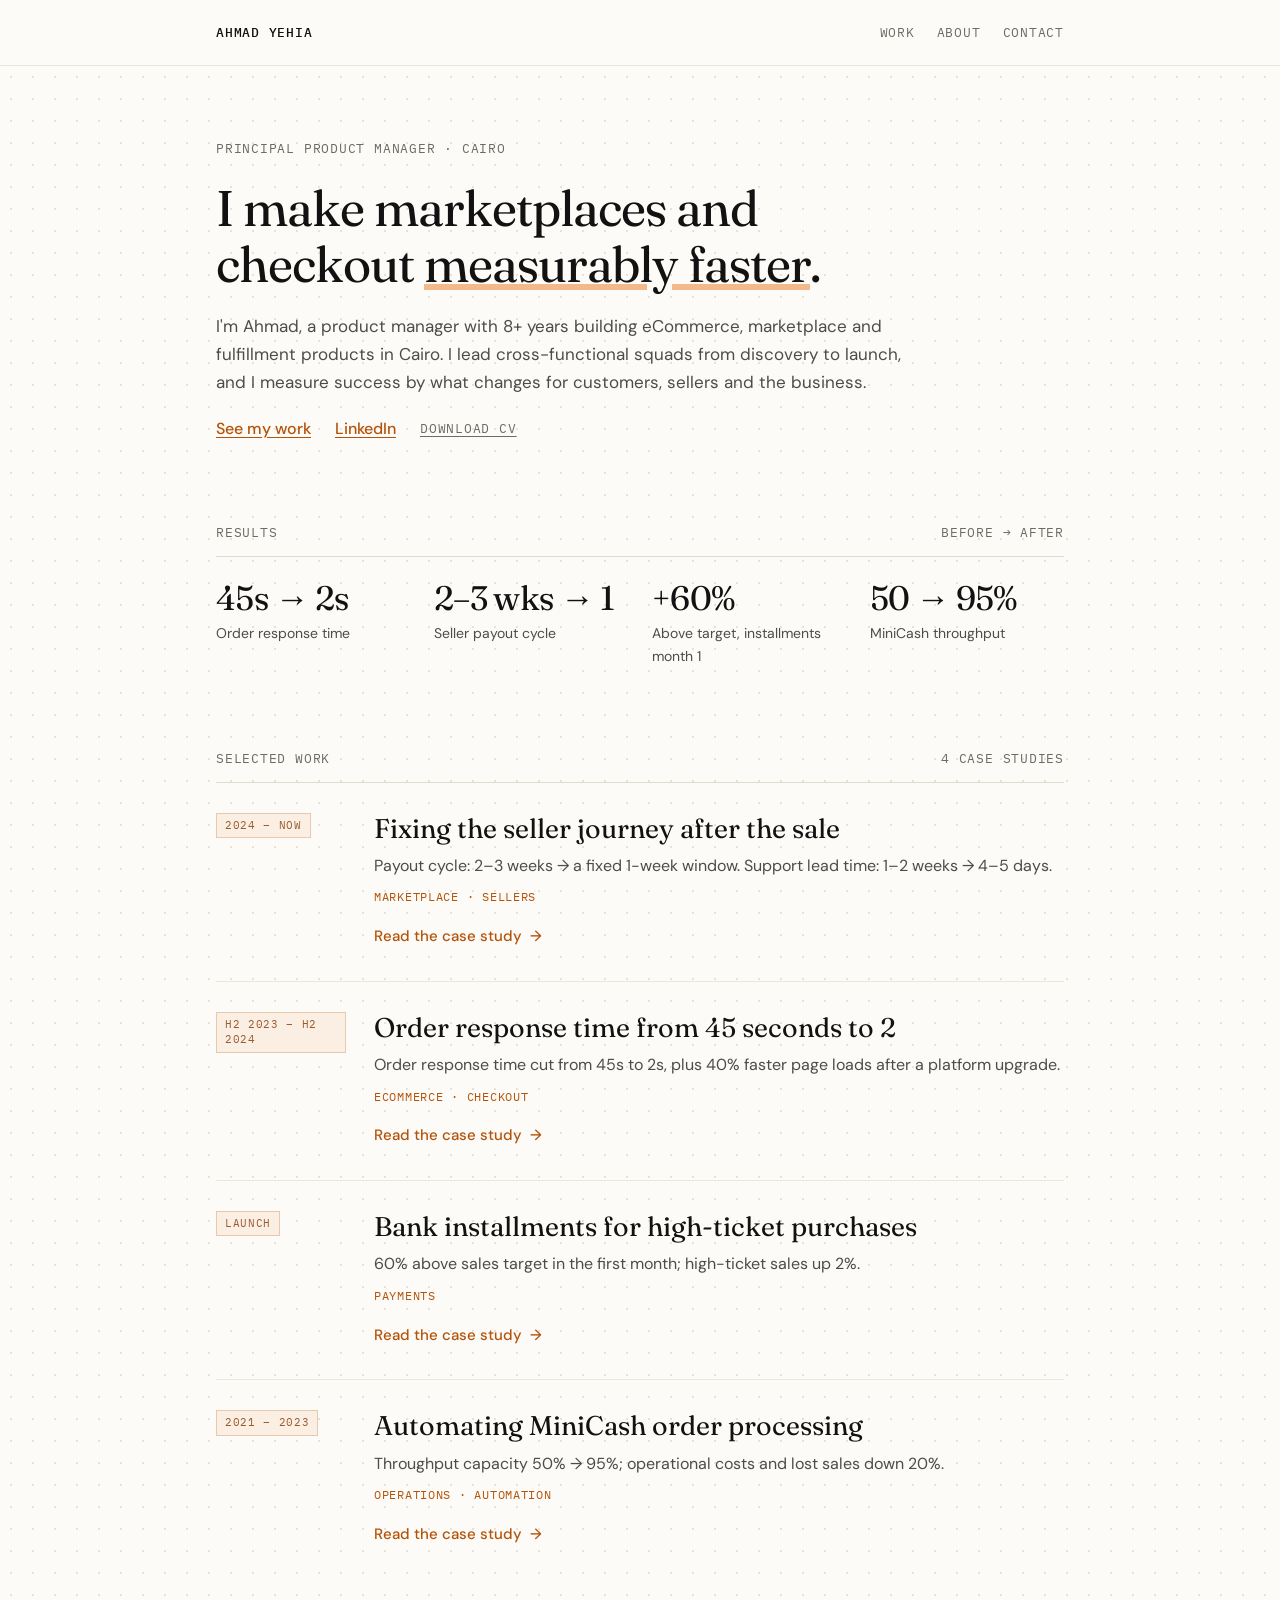
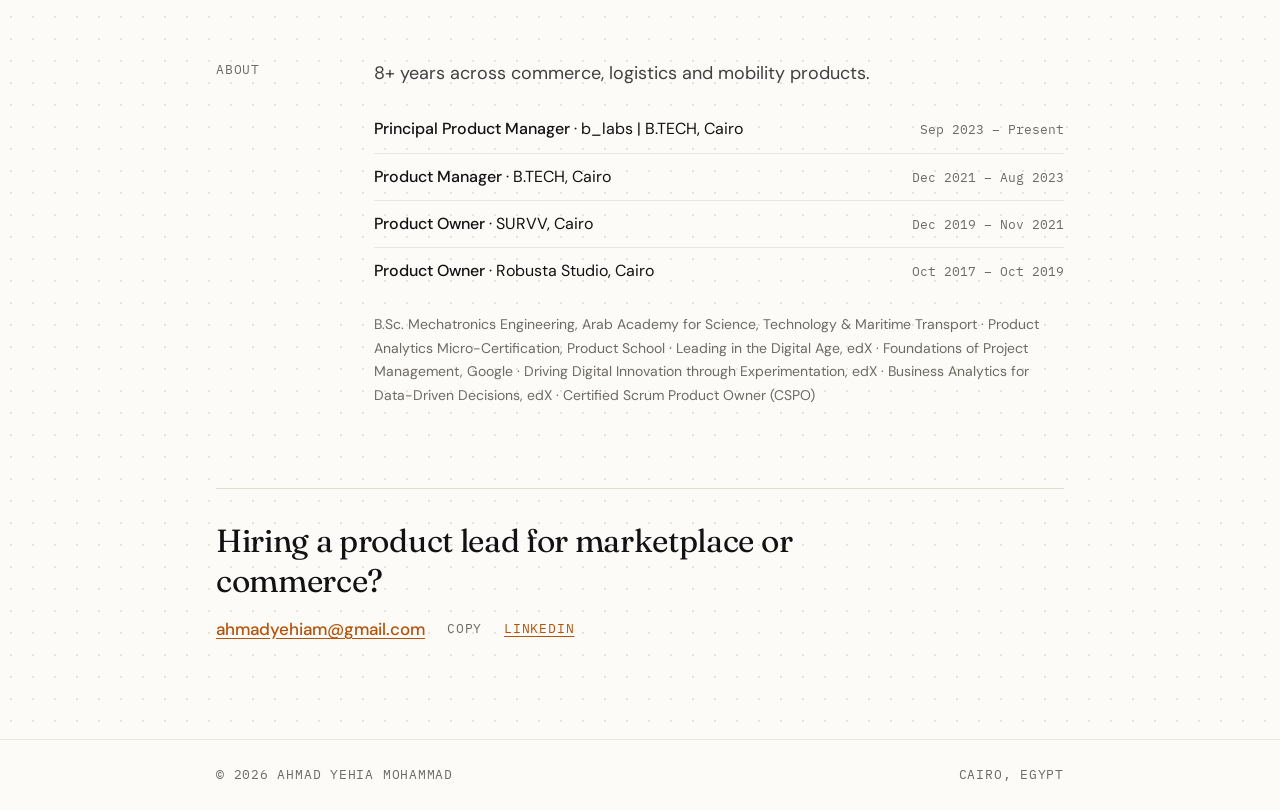
<file: index.html>
<!doctype html>
<html lang="en">
<head>
<meta charset="utf-8">
<meta name="viewport" content="width=device-width, initial-scale=1, viewport-fit=cover">
<title>Ahmad Yehia — Product Manager</title>
<meta name="description" content="Ahmad Yehia, Principal Product Manager in Cairo. Marketplace, eCommerce and fulfillment products.">
<meta property="og:title" content="Ahmad Yehia — Product Manager">
<meta property="og:description" content="Principal Product Manager. Marketplace, eCommerce and fulfillment products.">
<meta name="theme-color" content="#FCFBF8">
<link rel="preconnect" href="https://fonts.googleapis.com">
<link rel="preconnect" href="https://fonts.gstatic.com" crossorigin>
<link rel="stylesheet" href="https://fonts.googleapis.com/css2?family=Fraunces:ital,opsz,wght@0,9..144,400;0,9..144,500;1,9..144,400&family=DM+Sans:wght@400;500&family=IBM+Plex+Mono:wght@400;500&display=swap">
<link rel="stylesheet" href="assets/site.css">
</head>
<body>
<div id="preview-bar" class="preview-bar" hidden>Preview of your unpublished draft. Visits here are not counted. Yellow notes only show in preview.</div>
<div id="app"><p class="load-msg">Loading portfolio…</p></div>
<noscript><p class="wrap load-msg">This portfolio needs JavaScript. Contact: ahmadyehiam@gmail.com</p></noscript>

<script>
(function () {
  "use strict";
  var params = new URLSearchParams(location.search);
  var PREVIEW = params.get("preview") === "1";
  var REF = (params.get("r") || "").replace(/[^a-z0-9-]/gi, "").slice(0, 32);

  // Used until these fields are saved from the back-office
  var DEFAULTS = {
    tagline: "I make marketplaces and checkout **measurably faster**.",
    stats: [
      { value: "45s → 2s", label: "Order response time" },
      { value: "2–3 wks → 1", label: "Seller payout cycle" },
      { value: "+60%", label: "Above target, installments month 1" },
      { value: "50 → 95%", label: "MiniCash throughput" }
    ]
  };

  function esc(s) {
    return String(s == null ? "" : s).replace(/[&<>"']/g, function (c) {
      return { "&": "&amp;", "<": "&lt;", ">": "&gt;", '"': "&quot;", "'": "&#39;" }[c];
    });
  }
  // **text** = underlined highlight, ~~text~~ = struck-through, _text_ = italic
  function rich(s) {
    return esc(s)
      .replace(/~~(.+?)~~/g, '<span class="strike">$1</span>')
      .replace(/\*\*(.+?)\*\*/g, '<span class="hl">$1</span>')
      .replace(/(^|\s)_(.+?)_(?=[\s.,!?]|$)/g, "$1<em>$2</em>");
  }
  function safeUrl(u) { u = String(u || ""); return /^(https?:|mailto:|assets\/|\.\/|\/)/i.test(u) ? u : "#"; }

  // ---------- analytics (GoatCounter) ----------
  var queue = [];
  function track(path, title) { if (PREVIEW) return; queue.push({ path: path, title: title || path, event: true }); flush(); }
  function flush() {
    var gc = window.goatcounter;
    if (!gc || typeof gc.count !== "function") return;
    while (queue.length) { try { gc.count(queue.shift()); } catch (e) {} }
  }
  function loadAnalytics(code) {
    if (PREVIEW || !code) return;
    code = String(code).replace(/[^a-z0-9-]/gi, "");
    window.goatcounter = { path: function () { return location.pathname || "/"; } };
    var s = document.createElement("script");
    s.async = true; s.src = "https://gc.zgo.at/count.js";
    s.setAttribute("data-goatcounter", "https://" + code + ".goatcounter.com/count");
    s.onload = function () { var n = 0; (function wait() { if (window.goatcounter && window.goatcounter.count) flush(); else if (n++ < 40) setTimeout(wait, 250); })(); };
    document.head.appendChild(s);
    if (REF) track("ref/" + REF, "Visit from tracked link " + REF);
  }

  function render(c) {
    var p = c.profile || {}, st = c.settings || {};
    var stats = c.stats || DEFAULTS.stats;
    var tagline = p.tagline || DEFAULTS.tagline;
    document.title = st.siteTitle || p.name || "Portfolio";
    var md = document.querySelector('meta[name="description"]');
    if (md && st.metaDescription) md.setAttribute("content", st.metaDescription);

    var title = [(p.roles || [])[0] || "Principal Product Manager", (p.location || "").split(",")[0]].filter(Boolean).join(" · ");
    var cv = st.cvUrl ? '<a class="mono" href="' + esc(safeUrl(st.cvUrl)) + '" target="_blank" rel="noopener" data-track="cv-download">Download CV</a>' : "";

    var statHtml = stats.map(function (s) { return '<div class="stat"><b>' + esc(s.value) + "</b><span>" + esc(s.label) + "</span></div>"; }).join("");

    var cases = (c.cases || []).map(function (k) {
      var secs = (k.sections || []).map(function (s) { return "<div><dt>" + esc(s.label) + "</dt><dd>" + esc(s.text) + "</dd></div>"; }).join("");
      var imgs = (k.images || []).length ? '<div class="shots">' + k.images.map(function (im) {
        return '<figure><img src="' + esc(safeUrl(im.src)) + '" alt="' + esc(im.alt) + '" loading="lazy"><figcaption>' + esc(im.caption) + "</figcaption></figure>";
      }).join("") + "</div>" : "";
      var todo = PREVIEW && k.todo ? '<p class="todo">' + esc(k.todo) + "</p>" : "";
      var more = secs || imgs ? '<details><summary>Read the case study <span class="arr" aria-hidden="true">→</span></summary><dl>' + secs + "</dl>" + imgs + "</details>" : "";
      return '<article class="case" data-id="' + esc(k.id) + '"><span class="stamp">' + esc(k.period) + '</span><div class="main">' +
        "<h3>" + esc(k.title) + '</h3><p class="sum">' + esc(k.result) + '</p><p class="tags">' + esc(k.tag) + "</p>" + more + todo + "</div></article>";
    }).join("");

    var jobs = (c.jobs || []).map(function (j) {
      return '<li><span><strong style="font-weight:500">' + esc(j.role) + "</strong> · " + esc(j.company) + '</span><span class="when">' + esc(j.when) + "</span></li>";
    }).join("");
    var creds = [].concat(c.education || [], c.certifications || []).map(function (x) { return esc(x.name); }).join(" · ");
    var story = p.about
      ? '<p class="story">' + rich(p.about) + "</p>"
      : (PREVIEW ? '<p class="story todo">Add your story under Content → Profile → About story: one or two lines on how you got into product.</p>' : "");

    document.getElementById("app").innerHTML =
      '<header class="top"><div class="wrap mono"><a class="name" href="#top">' + esc(p.name) + "</a>" +
      '<nav aria-label="Sections"><a href="#work">Work</a><a href="#about">About</a><a href="#contact">Contact</a></nav></div></header>' +

      '<main class="wrap">' +
      '<section class="hero" id="top"><p class="mono">' + esc(title) + "</p><h1>" + rich(tagline) + "</h1>" +
      '<p class="lede">' + esc(p.lede) + '</p><div class="links"><a href="#work" data-track="cta-case-studies">See my work</a>' +
      (p.linkedin ? '<a href="' + esc(safeUrl(p.linkedin)) + '" target="_blank" rel="noopener" data-track="linkedin">LinkedIn</a>' : "") + cv + "</div></section>" +

      (stats.length ? '<section class="results" aria-label="Results"><div class="sh mono"><span>Results</span><span>Before → after</span></div>' +
        '<div class="grid" style="--cols:' + Math.min(stats.length, 4) + '">' + statHtml + "</div></section>" : "") +

      '<section class="work" id="work" aria-labelledby="work-h"><div class="sh mono"><span id="work-h">Selected work</span><span>' + (c.cases || []).length + " case studies</span></div>" + cases + "</section>" +

      '<section class="about" id="about" aria-labelledby="about-h"><p class="label mono" id="about-h">About</p><div class="body">' + story +
      (c.experienceIntro ? '<p class="soft">' + esc(c.experienceIntro) + "</p>" : "") +
      (jobs ? '<ul class="jobs">' + jobs + "</ul>" : "") + (creds ? '<p class="creds">' + creds + "</p>" : "") + "</div></section>" +

      '<section class="contact" id="contact" aria-labelledby="contact-h"><h2 id="contact-h">' + esc(p.contactHeadline) + "</h2>" +
      '<div class="row mono"><a id="email" class="email" href="mailto:' + esc(p.email) + '" data-track="email-click">' + esc(p.email) + "</a>" +
      '<button type="button" id="copy" class="mono">Copy</button>' +
      (p.linkedin ? '<a href="' + esc(safeUrl(p.linkedin)) + '" target="_blank" rel="noopener" data-track="linkedin">LinkedIn</a>' : "") +
      '<span class="copied" id="copied" aria-live="polite"></span></div></section>' +
      "</main>" +
      '<footer><div class="wrap mono"><span>© ' + new Date().getFullYear() + " " + esc(p.fullName || p.name) + "</span><span>" + esc(p.location) + "</span></div></footer>";

    wire();
  }

  function wire() {
    document.querySelectorAll("[data-track]").forEach(function (el) {
      el.addEventListener("click", function () { track("click/" + el.getAttribute("data-track"), "Clicked " + el.getAttribute("data-track")); });
    });
    document.querySelectorAll(".case details").forEach(function (d) {
      var sent = false;
      d.addEventListener("toggle", function () {
        if (d.open && !sent) { sent = true; var id = d.closest(".case").getAttribute("data-id"); track("case/" + id, "Opened case study: " + id); }
      });
    });
    var copy = document.getElementById("copy");
    if (copy) copy.addEventListener("click", function () {
      var out = document.getElementById("copied"), em = document.getElementById("email");
      track("click/email-copy", "Copied email");
      function select() { var r = document.createRange(); r.selectNodeContents(em); var s = getSelection(); s.removeAllRanges(); s.addRange(r); out.textContent = "Selected, press Ctrl/Cmd + C"; }
      if (navigator.clipboard) navigator.clipboard.writeText(em.textContent).then(function () { out.textContent = "Copied"; }, select); else select();
    });
    var contact = document.getElementById("contact");
    if (contact && "IntersectionObserver" in window) {
      var io = new IntersectionObserver(function (es) { if (es[0].isIntersecting) { track("section/contact", "Scrolled to contact"); io.disconnect(); } });
      io.observe(contact);
    }
  }

  function fail() {
    document.getElementById("app").innerHTML = '<p class="load-msg">The portfolio could not load. Please refresh, or email ahmadyehiam@gmail.com.</p>';
  }

  if (PREVIEW) {
    document.getElementById("preview-bar").hidden = false;
    var draft = null;
    try { draft = JSON.parse(localStorage.getItem("portfolio-draft") || "null"); } catch (e) {}
    if (draft) { render(draft); return; }
  }
  fetch("content.json", { cache: "no-cache" })
    .then(function (r) { if (!r.ok) throw new Error(r.status); return r.json(); })
    .then(function (c) { render(c); loadAnalytics((c.settings || {}).goatcounter); })
    .catch(fail);
})();
</script>
</body>
</html>
</file>
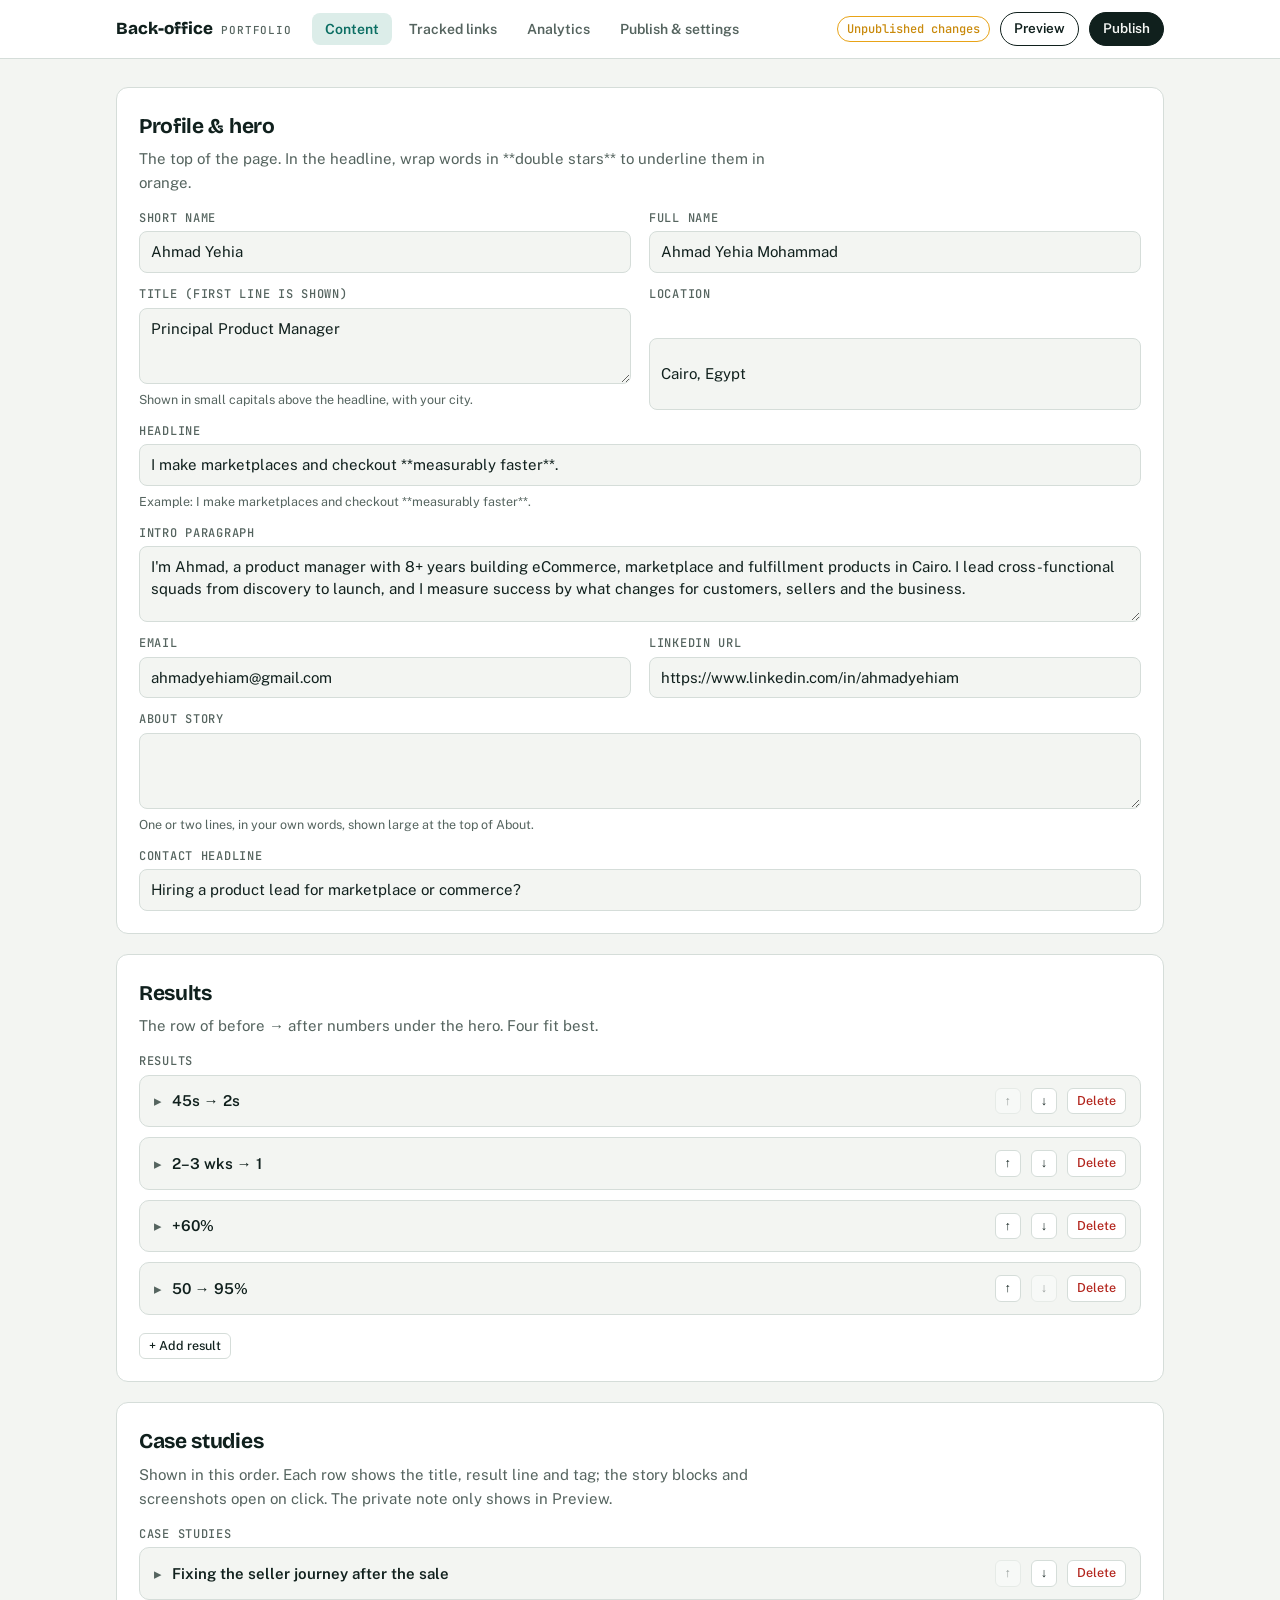
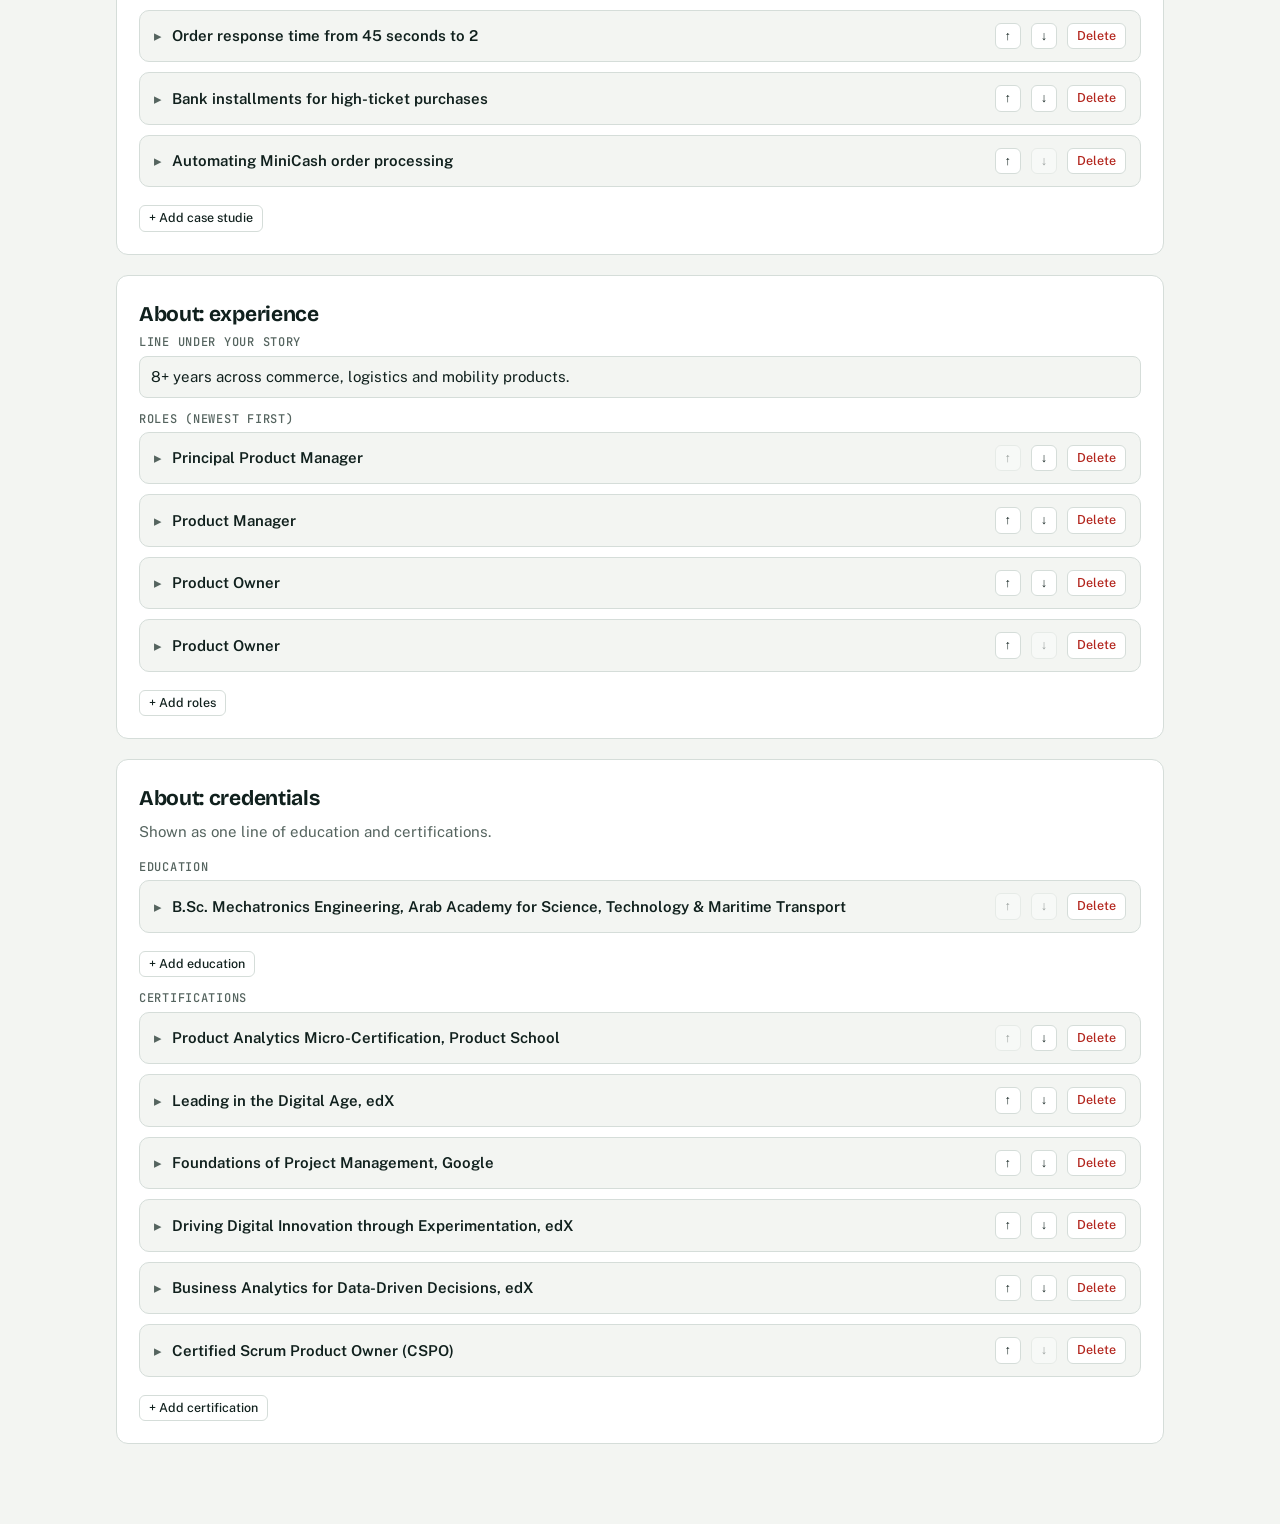
<file: admin.html>
<!doctype html>
<html lang="en">
<head>
<meta charset="utf-8">
<meta name="viewport" content="width=device-width, initial-scale=1, viewport-fit=cover">
<meta name="robots" content="noindex, nofollow">
<title>Portfolio Back-office</title>
<link rel="preconnect" href="https://fonts.googleapis.com">
<link rel="preconnect" href="https://fonts.gstatic.com" crossorigin>
<link rel="stylesheet" href="https://fonts.googleapis.com/css2?family=Bricolage+Grotesque:opsz,wght@12..96,700;12..96,800&family=Public+Sans:wght@400;500;600&family=JetBrains+Mono:wght@400;500&display=swap">
<link rel="stylesheet" href="assets/admin.css">
<style>
/* Back-office: sticky top bar with tabs + status, single working column. Reuses site tokens. */
:root{ --ok:#1F7A4D; --warn:#A86A00; --bad:#B3261E; }
@media (prefers-color-scheme: dark){ :root{ --ok:#5BD192; --warn:#F2B84B; --bad:#FF8A80; } }
body{font-size:15px}
.bar-top{position:sticky; top:0; z-index:30; background:var(--surface); border-bottom:1px solid var(--line)}
.bar-top .wrap{display:flex; flex-wrap:wrap; align-items:center; gap:10px 20px; padding-block:12px}
.brand{font:800 17px/1 var(--display)}
.brand small{font:500 11px/1 var(--mono); color:var(--muted); letter-spacing:.08em; text-transform:uppercase; margin-left:8px}
.tabs{display:flex; gap:4px; flex-wrap:wrap; flex:1}
.tab{font:600 14px/1 var(--body); padding:9px 13px; border-radius:8px; border:0; background:transparent; color:var(--muted); cursor:pointer}
.tab[aria-selected="true"]{background:var(--teal-soft); color:var(--teal)}
.status{display:flex; align-items:center; gap:10px; flex-wrap:wrap}
.pill{font:500 12px/1 var(--mono); padding:6px 9px; border-radius:999px; border:1px solid var(--line); color:var(--muted); white-space:nowrap}
.pill.dirty{border-color:var(--gold-bar); color:var(--gold)}
.pill.ok{border-color:var(--ok); color:var(--ok)}
.btn.sm{padding:9px 13px; font-size:13.5px}
main.wrap{padding-block:28px 80px}
.panel{display:grid; gap:20px}
.card{padding-block:22px; background:var(--surface); border:1px solid var(--line); border-radius:12px; padding:22px; min-width:0}
.card > h2{font-size:21px; margin-bottom:4px}
.card > .hint{color:var(--muted); margin:0 0 16px; max-width:70ch}
.grid2{display:grid; grid-template-columns:repeat(2,minmax(0,1fr)); gap:14px 18px}
.field{display:grid; gap:6px; min-width:0}
.field.full{grid-column:1 / -1}
.field > span{font:500 12px/1.2 var(--mono); letter-spacing:.06em; text-transform:uppercase; color:var(--muted)}
.field small{color:var(--muted); font-size:12.5px}
input[type=text], input[type=number], input[type=url], input[type=email], input[type=password], input[type=date], textarea, select{
  font:400 15px/1.45 var(--body); color:var(--fg); background:var(--bg); border:1px solid var(--line); border-radius:8px; padding:9px 11px; width:100%; min-width:0}
textarea{min-height:76px; resize:vertical}
input:focus, textarea:focus, select:focus{outline:2px solid var(--teal); outline-offset:0; border-color:transparent}
.check{display:flex; gap:8px; align-items:center; font-weight:500}
details.item{border:1px solid var(--line); border-radius:10px; background:var(--bg)}
details.item + details.item{margin-top:10px}
details.item > summary{cursor:pointer; list-style:none; display:flex; align-items:center; gap:10px; padding:12px 14px; font-weight:600}
details.item > summary::-webkit-details-marker{display:none}
details.item > summary::before{content:"▸"; color:var(--muted); transition:transform .15s}
details.item[open] > summary::before{transform:rotate(90deg)}
summary .s-title{flex:1; min-width:0; overflow:hidden; text-overflow:ellipsis; white-space:nowrap}
.item-body{padding:4px 14px 16px; display:grid; gap:14px}
.mini{font:500 12.5px/1 var(--body); padding:6px 9px; border-radius:6px; border:1px solid var(--line); background:var(--surface); color:var(--fg); cursor:pointer}
.mini:hover{border-color:var(--teal)}
.mini.danger{color:var(--bad)}
.mini:disabled{opacity:.4; cursor:default}
.list-actions{display:flex; gap:8px; margin-top:12px; flex-wrap:wrap}
.sub{border-left:2px solid var(--line); padding-left:14px; display:grid; gap:10px}
.sub-title{font:500 12px/1 var(--mono); letter-spacing:.06em; text-transform:uppercase; color:var(--muted)}
.row-inline{display:flex; gap:8px; flex-wrap:wrap; align-items:center}
.msg{font-size:14px; padding:10px 12px; border-radius:8px; background:var(--teal-soft); color:var(--fg)}
.msg.bad{background:color-mix(in srgb, var(--bad) 14%, transparent)}
.msg.warn{background:color-mix(in srgb, var(--gold-bar) 18%, transparent)}
table{width:100%; border-collapse:collapse; font-size:14px}
th{text-align:left; font:500 11.5px/1.2 var(--mono); letter-spacing:.06em; text-transform:uppercase; color:var(--muted); padding:8px 10px; border-bottom:1px solid var(--line); white-space:nowrap}
td{padding:10px; border-bottom:1px solid var(--line); vertical-align:top}
td.num, th.num{text-align:right; font-variant-numeric:tabular-nums}
.tbl{overflow-x:auto}
.code{font:400 12.5px/1.4 var(--mono); word-break:break-all}
.kpis{display:grid; grid-template-columns:repeat(4,minmax(0,1fr)); gap:14px}
.kpi{background:var(--bg); border:1px solid var(--line); border-radius:10px; padding:14px 16px}
.kpi b{display:block; font:700 30px/1.1 var(--display); font-variant-numeric:tabular-nums; margin-top:8px}
.kpi small{color:var(--muted)}
.example{font:500 11.5px/1 var(--mono); color:var(--gold); border:1px dashed var(--gold); border-radius:4px; padding:3px 6px; letter-spacing:.04em}
.chart{width:100%; height:auto; display:block}
.chart text{fill:var(--muted); font:500 10px var(--mono)}
.chart .grid{stroke:var(--line)}
.chart .b{fill:var(--teal)}
.chart .b.last{fill:var(--gold-bar)}
.funnel{display:grid; gap:10px}
.fstep{display:grid; grid-template-columns:minmax(0,180px) minmax(0,1fr) 64px; gap:12px; align-items:center}
.fstep .track{height:14px; background:var(--teal-soft); border-radius:3px; position:relative}
.fstep .fill{background:var(--teal)}
.two{display:grid; grid-template-columns:repeat(2,minmax(0,1fr)); gap:20px}
@media (max-width:820px){ .grid2, .two{grid-template-columns:1fr} .kpis{grid-template-columns:repeat(2,minmax(0,1fr))} .fstep{grid-template-columns:110px minmax(0,1fr) 48px} }
</style>
</head>
<body>
<div class="bar-top">
  <div class="wrap">
    <div class="brand">Back-office<small>Portfolio</small></div>
    <div class="tabs" role="tablist">
      <button class="tab" role="tab" id="t-content" data-tab="content" aria-selected="true">Content</button>
      <button class="tab" role="tab" id="t-links" data-tab="links" aria-selected="false">Tracked links</button>
      <button class="tab" role="tab" id="t-analytics" data-tab="analytics" aria-selected="false">Analytics</button>
      <button class="tab" role="tab" id="t-publish" data-tab="publish" aria-selected="false">Publish &amp; settings</button>
    </div>
    <div class="status">
      <span class="pill" id="draft-pill">Loading…</span>
      <a class="btn ghost sm" href="index.html?preview=1" target="_blank" rel="noopener" id="preview-btn">Preview</a>
      <button class="btn sm" type="button" id="publish-btn">Publish</button>
    </div>
  </div>
</div>

<main class="wrap">
  <div class="panel" id="p-content"></div>
  <div class="panel" id="p-links" hidden></div>
  <div class="panel" id="p-analytics" hidden></div>
  <div class="panel" id="p-publish" hidden></div>
</main>

<script>
(function () {
  "use strict";
  // ================= storage helpers =================
  function lsGet(k, d) { try { var v = localStorage.getItem(k); return v == null ? d : JSON.parse(v); } catch (e) { return d; } }
  function lsSet(k, v) { try { localStorage.setItem(k, JSON.stringify(v)); return true; } catch (e) { return false; } }
  function esc(s) { return String(s == null ? "" : s).replace(/[&<>"']/g, function (c) { return { "&": "&amp;", "<": "&lt;", ">": "&gt;", '"': "&quot;", "'": "&#39;" }[c]; }); }
  function $(id) { return document.getElementById(id); }
  function h(tag, attrs, kids) {
    var el = document.createElement(tag);
    for (var k in (attrs || {})) {
      var v = attrs[k];
      if (k === "text") el.textContent = v;
      else if (k === "html") el.innerHTML = v;
      else if (k.slice(0, 2) === "on") el.addEventListener(k.slice(2), v);
      else if (v === true) el.setAttribute(k, "");
      else if (v !== false && v != null) el.setAttribute(k, v);
    }
    (kids || []).forEach(function (c) { if (c != null) el.appendChild(typeof c === "string" ? document.createTextNode(c) : c); });
    return el;
  }
  function b64encode(str) { var bytes = new TextEncoder().encode(str), bin = ""; bytes.forEach(function (b) { bin += String.fromCharCode(b); }); return btoa(bin); }
  function b64decode(b64) { var bin = atob(b64.replace(/\n/g, "")), bytes = new Uint8Array(bin.length); for (var i = 0; i < bin.length; i++) bytes[i] = bin.charCodeAt(i); return new TextDecoder().decode(bytes); }
  function clone(o) { return JSON.parse(JSON.stringify(o)); }

  // ================= state =================
  var state = null;            // working draft
  var published = null;        // last known live content (string)
  var gh = lsGet("portfolio-github", { owner: "", repo: "", branch: "main", token: "" });

  function setDirty() {
    var dirty = published !== JSON.stringify(state);
    var p = $("draft-pill");
    p.textContent = dirty ? "Unpublished changes" : "Up to date";
    p.className = "pill " + (dirty ? "dirty" : "ok");
  }
  var saveT;
  function changed() {
    clearTimeout(saveT);
    saveT = setTimeout(function () { lsSet("portfolio-draft", state); setDirty(); }, 250);
    setDirty();
  }

  // ================= schema =================
  var CAT = [["seller", "Sellers"], ["customer", "Customers"], ["ops", "Operations"]];
  var SCHEMA = [
    { title: "Profile & hero", hint: "The top of the page. In the headline, wrap words in **double stars** to underline them in orange.", path: "profile", fields: [
      { k: "name", label: "Short name" }, { k: "fullName", label: "Full name" },
      { k: "roles", label: "Title (first line is shown)", type: "lines", help: "Shown in small capitals above the headline, with your city." },
      { k: "location", label: "Location" },
      { k: "tagline", label: "Headline", full: true, help: "Example: I make marketplaces and checkout **measurably faster**." },
      { k: "lede", label: "Intro paragraph", type: "textarea", full: true },
      { k: "email", label: "Email", type: "email" }, { k: "linkedin", label: "LinkedIn URL", type: "url" },
      { k: "about", label: "About story", type: "textarea", full: true, help: "One or two lines, in your own words, shown large at the top of About." },
      { k: "contactHeadline", label: "Contact headline", full: true }
    ] },
    { title: "Results", hint: "The row of before → after numbers under the hero. Four fit best.", path: null, fields: [
      { k: "stats", label: "Results", type: "list", itemTitle: "value", fields: [{ k: "value", label: "Number (e.g. 45s → 2s)" }, { k: "label", label: "What it measures" }], blank: { value: "", label: "" } }
    ] },
    { title: "Case studies", hint: "Shown in this order. Each row shows the title, result line and tag; the story blocks and screenshots open on click. The private note only shows in Preview.", path: null, fields: [
      { k: "cases", label: "Case studies", type: "list", itemTitle: "title", fields: [
        { k: "title", label: "Title", full: true },
        { k: "period", label: "Date stamp" },
        { k: "id", label: "Short id (for analytics)", help: "Lowercase letters and dashes. Changing it starts a new count." },
        { k: "result", label: "Result line", type: "textarea", full: true },
        { k: "tag", label: "Tags (e.g. Marketplace · Sellers)", full: true },
        { k: "sections", label: "Story blocks", type: "list", itemTitle: "label", fields: [{ k: "label", label: "Label" }, { k: "text", label: "Text", type: "textarea", full: true }], blank: { label: "Label", text: "" } },
        { k: "images", label: "Screenshots", type: "list", itemTitle: "caption", image: true, fields: [{ k: "src", label: "Image path or URL", full: true }, { k: "alt", label: "Alt text (describe the image)", full: true }, { k: "caption", label: "Caption", full: true }], blank: { src: "", alt: "", caption: "" } },
        { k: "todo", label: "Private note (preview only)", full: true }
      ], blank: { id: "new-case", category: "customer", wide: false, tag: "", period: "", title: "New case study", result: "", sections: [{ label: "Problem", text: "" }, { label: "What I did", text: "" }, { label: "Result", text: "" }], images: [], todo: "" } }
    ] },
    { title: "About: experience", path: null, fields: [
      { k: "experienceIntro", label: "Line under your story", full: true },
      { k: "jobs", label: "Roles (newest first)", type: "list", itemTitle: "role", fields: [
        { k: "role", label: "Role" }, { k: "company", label: "Company" }, { k: "when", label: "Dates" }
      ], blank: { when: "", role: "New role", company: "", current: false, text: "" } }
    ] },
    { title: "About: credentials", hint: "Shown as one line of education and certifications.", path: null, fields: [
      { k: "education", label: "Education", type: "list", itemTitle: "name", fields: [{ k: "name", label: "Name" }, { k: "year", label: "Year" }], blank: { name: "", year: "" } },
      { k: "certifications", label: "Certifications", type: "list", itemTitle: "name", fields: [{ k: "name", label: "Name" }, { k: "year", label: "Year" }], blank: { name: "", year: "" } }
    ] }
  ];

  var uid = 0;
  function fieldEl(def, obj, onStructure) {
    var id = "f" + (++uid);
    if (def.type === "list") return listEl(def, obj, onStructure);
    if (def.type === "check") {
      var cb = h("input", { type: "checkbox", id: id });
      cb.checked = !!obj[def.k];
      cb.addEventListener("change", function () { obj[def.k] = cb.checked; changed(); });
      return h("label", { class: "check field" + (def.full ? " full" : ""), for: id }, [cb, def.label]);
    }
    if (def.type === "lines") {
      var ta = h("textarea", { id: id });
      ta.value = (obj[def.k] || []).join("\n");
      ta.addEventListener("input", function () { obj[def.k] = ta.value.split("\n").map(function (x) { return x.trim(); }).filter(Boolean); changed(); });
      return h("label", { class: "field" + (def.full ? " full" : ""), for: id }, [h("span", { text: def.label }), ta, def.help ? h("small", { text: def.help }) : null]);
    }
    if (def.type === "image") {
      var ti = h("input", { type: "text", id: id, placeholder: "assets/photo.jpg" });
      ti.value = obj[def.k] || "";
      ti.addEventListener("input", function () { obj[def.k] = ti.value.trim(); changed(); });
      return h("div", { class: "field full" }, [h("label", { for: id }, [h("span", { text: def.label })]), ti, def.help ? h("small", { text: def.help }) : null, uploadEl(obj, def.k, ti, "Upload photo")]);
    }
    var input;
    if (def.type === "textarea") input = h("textarea", { id: id });
    else if (def.type === "select") {
      input = h("select", { id: id }, def.options.map(function (o) { return h("option", { value: o[0], text: o[1] }); }));
    } else input = h("input", { type: def.type || "text", id: id, step: def.type === "number" ? "any" : null });
    input.value = obj[def.k] == null ? "" : obj[def.k];
    input.addEventListener("input", function () {
      obj[def.k] = def.type === "number" ? (input.value === "" ? 0 : +input.value) : input.value;
      changed();
      if (def.onTitle) def.onTitle(input.value);
    });
    return h("label", { class: "field" + (def.full || def.type === "textarea" ? " full" : ""), for: id }, [
      h("span", { text: def.label }), input, def.help ? h("small", { text: def.help }) : null
    ]);
  }

  function listEl(def, obj, onStructure) {
    if (!Array.isArray(obj[def.k])) obj[def.k] = [];
    var arr = obj[def.k];
    var wrap = h("div", { class: "field full" }, [h("span", { text: def.label })]);
    var box = h("div");
    function redraw() { box.innerHTML = ""; arr.forEach(function (item, i) { box.appendChild(itemEl(item, i)); }); }
    function itemEl(item, i) {
      var titleSpan = h("span", { class: "s-title", text: item[def.itemTitle] || "(untitled)" });
      var up = h("button", { class: "mini", type: "button", title: "Move up", "aria-label": "Move up", onclick: function (e) { e.preventDefault(); if (i > 0) { arr.splice(i - 1, 0, arr.splice(i, 1)[0]); changed(); redraw(); } } }, ["↑"]);
      var dn = h("button", { class: "mini", type: "button", title: "Move down", "aria-label": "Move down", onclick: function (e) { e.preventDefault(); if (i < arr.length - 1) { arr.splice(i + 1, 0, arr.splice(i, 1)[0]); changed(); redraw(); } } }, ["↓"]);
      up.disabled = i === 0; dn.disabled = i === arr.length - 1;
      var del = h("button", { class: "mini danger", type: "button", onclick: function (e) {
        e.preventDefault();
        if (del.dataset.armed) { arr.splice(i, 1); changed(); redraw(); }
        else { del.dataset.armed = "1"; del.textContent = "Click again to delete"; setTimeout(function () { if (del.isConnected) { delete del.dataset.armed; del.textContent = "Delete"; } }, 3000); }
      } }, ["Delete"]);
      var body = h("div", { class: "item-body" });
      var g = h("div", { class: "grid2" });
      def.fields.forEach(function (f) {
        var f2 = Object.assign({}, f);
        if (f.k === def.itemTitle) f2.onTitle = function (v) { titleSpan.textContent = v || "(untitled)"; };
        var el = fieldEl(f2, item);
        if (f.type === "list") { body.appendChild(g); g = h("div", { class: "grid2" }); el.classList.add("sub"); body.appendChild(el); }
        else g.appendChild(el);
      });
      body.appendChild(g);
      if (def.image) body.appendChild(uploadEl(item, "src", body.querySelector("input[type=text]"), "Upload screenshot"));
      return h("details", { class: "item" }, [h("summary", {}, [titleSpan, up, dn, del]), body]);
    }
    redraw();
    var add = h("button", { class: "mini", type: "button", onclick: function () { arr.push(clone(def.blank)); changed(); redraw(); var last = box.lastChild; if (last) last.open = true; } }, ["+ Add " + def.label.toLowerCase().replace(/s$/, "").replace(/ \(.*\)$/, "")]);
    wrap.appendChild(box);
    wrap.appendChild(h("div", { class: "list-actions" }, [add]));
    return wrap;
  }

  function uploadEl(item, key, srcInput, label) {
    var id = "up" + (++uid);
    var out = h("small", { "aria-live": "polite" });
    var input = h("input", { type: "file", id: id, accept: "image/png,image/jpeg,image/webp,image/gif" });
    input.addEventListener("change", function () {
      var f = input.files[0]; if (!f) return;
      if (!ghReady()) { out.textContent = "Connect GitHub under Publish & settings to upload. Or put the file in your repo's assets folder and type its path above."; return; }
      if (f.size > 2.5e6) { out.textContent = "That image is over 2.5 MB. Export a smaller WebP or JPEG (about 1400px wide) and try again."; return; }
      var name = "assets/" + f.name.toLowerCase().replace(/[^a-z0-9.\-]+/g, "-");
      out.textContent = "Uploading " + name + "…";
      var rd = new FileReader();
      rd.onload = function () {
        ghPut(name, rd.result.split(",")[1], "Upload " + name).then(function () {
          item[key] = name; changed();
          if (srcInput) srcInput.value = name;
          out.textContent = "Uploaded. It goes live with your next publish.";
        }).catch(function (e) { out.textContent = "Upload failed: " + e.message; });
      };
      rd.readAsDataURL(f);
    });
    return h("label", { class: "field full", for: id }, [h("span", { text: label }), input, out]);
  }

  function renderContent() {
    var p = $("p-content"); p.innerHTML = "";
    SCHEMA.forEach(function (sec) {
      var target = sec.path ? (state[sec.path] = state[sec.path] || {}) : state;
      var g = h("div", { class: "grid2" });
      sec.fields.forEach(function (f) { g.appendChild(fieldEl(f, target)); });
      p.appendChild(h("section", { class: "card" }, [
        h("h2", { text: sec.title }), sec.hint ? h("p", { class: "hint", text: sec.hint }) : null, g
      ]));
    });
  }

  // Fill fields added in the redesign so they're editable (publish to save them)
  function migrate(c) {
    c.profile = c.profile || {};
    if (!c.profile.roles) c.profile.roles = ["Principal Product Manager"];
    if (!c.profile.tagline) c.profile.tagline = "I make marketplaces and checkout **measurably faster**.";
    if (c.profile.about == null) c.profile.about = "";
    if (!c.stats || (c.stats[0] && c.stats[0].value === "8+")) c.stats = [{ value: "45s → 2s", label: "Order response time" }, { value: "2–3 wks → 1", label: "Seller payout cycle" }, { value: "+60%", label: "Above target, installments month 1" }, { value: "50 → 95%", label: "MiniCash throughput" }];
    return c;
  }

  // ================= GitHub =================
  function ghReady() { return gh.owner && gh.repo && gh.token; }
  function ghUrl(path) { return "https://api.github.com/repos/" + encodeURIComponent(gh.owner) + "/" + encodeURIComponent(gh.repo) + "/contents/" + path; }
  function ghHeaders() { return { "Authorization": "Bearer " + gh.token, "Accept": "application/vnd.github+json", "X-GitHub-Api-Version": "2022-11-28" }; }
  function ghErr(r) {
    return r.json().catch(function () { return {}; }).then(function (j) {
      var m = j.message || ("HTTP " + r.status);
      if (r.status === 401) m = "GitHub rejected the token. Check it hasn't expired.";
      if (r.status === 404) m = "Repository, branch or file not found, or the token can't access this repo.";
      if (r.status === 403) m = "The token needs Contents: read and write on this repo. (" + m + ")";
      if (r.status === 409) m = "The file changed on GitHub since you loaded it. Load latest from GitHub, then publish again.";
      throw new Error(m);
    });
  }
  function ghGet(path) {
    return fetch(ghUrl(path) + "?ref=" + encodeURIComponent(gh.branch || "main"), { headers: ghHeaders(), cache: "no-store" })
      .then(function (r) { if (r.status === 404) return null; if (!r.ok) return ghErr(r); return r.json(); });
  }
  function ghPut(path, b64, message) {
    return ghGet(path).then(function (existing) {
      var body = { message: message, content: b64, branch: gh.branch || "main" };
      if (existing && existing.sha) body.sha = existing.sha;
      return fetch(ghUrl(path), { method: "PUT", headers: Object.assign({ "Content-Type": "application/json" }, ghHeaders()), body: JSON.stringify(body) })
        .then(function (r) { if (!r.ok) return ghErr(r); return r.json(); });
    });
  }

  function publish() {
    var btn = $("publish-btn");
    if (!ghReady()) { selectTab("publish"); flash("pub-msg", "Connect GitHub first, or use Download content.json and upload it to your host.", "warn"); return; }
    btn.disabled = true; btn.textContent = "Publishing…";
    var json = JSON.stringify(state, null, 2) + "\n";
    ghPut("content.json", b64encode(json), "Update portfolio content")
      .then(function () {
        published = JSON.stringify(state); setDirty();
        flash("pub-msg", "Published. GitHub Pages usually updates the live site within 1–2 minutes.", "ok");
        toast("Published");
      })
      .catch(function (e) { selectTab("publish"); flash("pub-msg", "Publish failed: " + e.message, "bad"); })
      .then(function () { btn.disabled = false; btn.textContent = "Publish"; });
  }

  // ================= Tracked links =================
  var links = lsGet("portfolio-links", []);
  function saveLinks() { lsSet("portfolio-links", links); }
  function siteUrl() { var u = lsGet("portfolio-site-url", ""); return u || location.href.replace(/admin\.html.*$/, ""); }
  function newCode() { var a = "abcdefghjkmnpqrstuvwxyz23456789", s = ""; for (var i = 0; i < 6; i++) s += a[Math.floor(Math.random() * a.length)]; return s; }
  var visitsByCode = null; // from analytics

  function renderLinks() {
    var p = $("p-links"); p.innerHTML = "";
    var company = h("input", { type: "text", id: "l-company", placeholder: "Company, e.g. Noon" });
    var role = h("input", { type: "text", id: "l-role", placeholder: "Role, e.g. Senior PM, Marketplace" });
    var date = h("input", { type: "date", id: "l-date" }); date.value = new Date().toISOString().slice(0, 10);
    var add = h("button", { class: "btn sm", type: "button", onclick: function () {
      if (!company.value.trim()) { company.focus(); return; }
      links.unshift({ code: newCode(), company: company.value.trim(), role: role.value.trim(), sent: date.value, stage: "Sent", notes: "" });
      saveLinks(); renderLinks();
    } }, ["Create link"]);
    var siteIn = h("input", { type: "url", id: "l-site", placeholder: "https://yourname.github.io/portfolio/" });
    siteIn.value = siteUrl();
    siteIn.addEventListener("change", function () { lsSet("portfolio-site-url", siteIn.value.trim()); renderLinks(); });

    p.appendChild(h("section", { class: "card" }, [
      h("h2", { text: "Tracked links" }),
      h("p", { class: "hint", text: "Create one link per application. When someone opens it, Analytics counts a visit for that code. The company names stay in this browser only; visitors just see a short code in the URL." }),
      h("div", { class: "grid2" }, [
        h("label", { class: "field", for: "l-company" }, [h("span", { text: "Company" }), company]),
        h("label", { class: "field", for: "l-role" }, [h("span", { text: "Role" }), role]),
        h("label", { class: "field", for: "l-date" }, [h("span", { text: "Sent on" }), date]),
        h("label", { class: "field", for: "l-site" }, [h("span", { text: "Your live site address" }), siteIn])
      ]),
      h("div", { class: "list-actions" }, [add])
    ]));

    var STAGES = ["Sent", "Opened", "Screen", "Interview", "Offer", "Closed"];
    var rows = links.map(function (l, i) {
      var url = siteUrl().replace(/[?#].*$/, "") + "?r=" + l.code;
      var visits = visitsByCode ? (visitsByCode[l.code] || 0) : "–";
      var sel = h("select", { "aria-label": "Stage for " + l.company }, STAGES.map(function (s) { return h("option", { value: s, text: s }); }));
      sel.value = l.stage || "Sent";
      sel.addEventListener("change", function () { l.stage = sel.value; saveLinks(); });
      var notes = h("input", { type: "text", "aria-label": "Notes for " + l.company, placeholder: "Notes" });
      notes.value = l.notes || "";
      notes.addEventListener("change", function () { l.notes = notes.value; saveLinks(); });
      var copyBtn = h("button", { class: "mini", type: "button", onclick: function () {
        navigator.clipboard.writeText(url).then(function () { copyBtn.textContent = "Copied"; setTimeout(function () { copyBtn.textContent = "Copy link"; }, 1500); }, function () { prompt("Copy this link", url); });
      } }, ["Copy link"]);
      var del = h("button", { class: "mini danger", type: "button", onclick: function () {
        if (del.dataset.armed) { links.splice(i, 1); saveLinks(); renderLinks(); }
        else { del.dataset.armed = "1"; del.textContent = "Sure?"; setTimeout(function () { if (del.isConnected) { delete del.dataset.armed; del.textContent = "Remove"; } }, 3000); }
      } }, ["Remove"]);
      return h("tr", {}, [
        h("td", {}, [h("strong", { text: l.company }), h("div", { style: "color:var(--muted)", text: l.role || "" })]),
        h("td", { class: "code", text: url }),
        h("td", { class: "num", text: l.sent || "" }),
        h("td", { class: "num", text: String(visits) }),
        h("td", {}, [sel]), h("td", {}, [notes]),
        h("td", {}, [h("div", { class: "row-inline" }, [copyBtn, del])])
      ]);
    });
    var table = links.length
      ? h("div", { class: "tbl" }, [h("table", {}, [h("thead", {}, [h("tr", {}, ["Company", "Link", "Sent", "Visits", "Stage", "Notes", ""].map(function (t, i) { return h("th", { class: i === 2 || i === 3 ? "num" : null, text: t }); }))]), h("tbody", {}, rows)])])
      : h("p", { class: "hint", text: "No links yet. Add the first company you're applying to above." });

    var exportBtn = h("button", { class: "mini", type: "button", onclick: function () { download("tracked-links-backup.json", JSON.stringify(links, null, 2)); } }, ["Download backup"]);
    var importIn = h("input", { type: "file", accept: "application/json", id: "l-import", style: "display:none" });
    importIn.addEventListener("change", function () {
      var f = importIn.files[0]; if (!f) return;
      f.text().then(function (t) { var arr = JSON.parse(t); if (!Array.isArray(arr)) throw 0; links = arr; saveLinks(); renderLinks(); }).catch(function () { toast("That file isn't a links backup"); });
    });
    var importBtn = h("button", { class: "mini", type: "button", onclick: function () { importIn.click(); } }, ["Restore backup"]);

    p.appendChild(h("section", { class: "card" }, [
      h("h2", { text: "Applications" }),
      h("p", { class: "hint", text: visitsByCode ? "Visits are for the period selected in Analytics." : "Load Analytics to fill in the Visits column." }),
      table, h("div", { class: "list-actions" }, [exportBtn, importBtn, importIn])
    ]));
  }

  // ================= Analytics =================
  var gcToken = lsGet("portfolio-gc-token", "");
  var gcDays = lsGet("portfolio-gc-days", 30);
  var EXAMPLE = {
    total: 186, events: 241,
    daily: Array.from({ length: 30 }, function (_, i) { return [3, 5, 2, 8, 6, 4, 9, 12, 7, 5, 3, 6, 10, 14, 8, 6, 4, 5, 7, 9, 11, 6, 3, 2, 5, 8, 4, 6, 9, 5][i]; }),
    hits: [
      { path: "case/order-speed", count: 64, event: true }, { path: "case/seller-journey", count: 58, event: true },
      { path: "case/installments", count: 31, event: true }, { path: "case/minicash-automation", count: 22, event: true },
      { path: "section/contact", count: 41, event: true }, { path: "click/linkedin", count: 12, event: true },
      { path: "click/email-copy", count: 6, event: true }, { path: "click/cv-download", count: 9, event: true }
    ]
  };

  function iso(d) { d = new Date(d); d.setUTCMinutes(0, 0, 0); return d.toISOString().replace(/\.\d{3}Z$/, "Z"); }
  function gcFetch(code, path, qs) {
    return fetch("https://" + code + ".goatcounter.com/api/v0/" + path + "?" + qs, { headers: { "Authorization": "Bearer " + gcToken, "Content-Type": "application/json" } })
      .then(function (r) {
        if (r.status === 401 || r.status === 403) throw new Error("GoatCounter rejected the API key. Create one with 'Read statistics' permission.");
        if (!r.ok) throw new Error("GoatCounter returned HTTP " + r.status + ".");
        return r.json();
      }, function () { throw new Error("NETWORK"); });
  }

  function loadStats() {
    var code = (state.settings || {}).goatcounter;
    var out = $("a-out");
    if (!code || !gcToken) { drawStats(EXAMPLE, true); return; }
    out.innerHTML = '<p class="hint">Loading statistics…</p>';
    var end = new Date(Date.now() + 3600e3), start = new Date(Date.now() - gcDays * 864e5);
    var qs = "start=" + encodeURIComponent(iso(start)) + "&end=" + encodeURIComponent(iso(end));
    Promise.all([gcFetch(code, "stats/total", qs), gcFetch(code, "stats/hits", qs + "&limit=100")])
      .then(function (res) {
        var t = res[0], hlist = res[1];
        var byDay = {};
        (t.stats || []).forEach(function (s) { byDay[s.day] = (byDay[s.day] || 0) + (s.daily || 0); });
        var days = [];
        for (var i = gcDays - 1; i >= 0; i--) { var d = new Date(Date.now() - i * 864e5).toISOString().slice(0, 10); days.push(byDay[d] || 0); }
        drawStats({ total: t.total || 0, events: t.total_events || 0, daily: days, hits: (hlist.hits || []).map(function (x) { return { path: x.path, count: x.count, event: x.event }; }) }, false);
      })
      .catch(function (e) {
        var dash = "https://" + code + ".goatcounter.com";
        out.innerHTML = "";
        out.appendChild(h("div", { class: "msg " + (e.message === "NETWORK" ? "warn" : "bad") }, [
          e.message === "NETWORK" ? "Your browser couldn't reach the GoatCounter API from this page. Your stats are still being collected; open them in your GoatCounter dashboard: " : e.message + " Dashboard: ",
          h("a", { href: dash, target: "_blank", rel: "noopener", text: dash.replace("https://", "") })
        ]));
      });
  }

  function drawStats(d, example) {
    var out = $("a-out"); out.innerHTML = "";
    var ev = {}; d.hits.forEach(function (x) { if (x.event || /^(case|click|ref|section|filter)\//.test(x.path)) ev[x.path] = (ev[x.path] || 0) + x.count; });
    var sumPrefix = function (pre) { return Object.keys(ev).filter(function (k) { return k.indexOf(pre) === 0; }).reduce(function (s, k) { return s + ev[k]; }, 0); };
    var caseReads = sumPrefix("case/"), contactSeen = ev["section/contact"] || 0;
    var contacted = (ev["click/email-copy"] || 0) + (ev["click/email-click"] || 0) + (ev["click/linkedin"] || 0);
    var cv = ev["click/cv-download"] || 0;

    visitsByCode = {};
    Object.keys(ev).forEach(function (k) { if (k.indexOf("ref/") === 0) visitsByCode[k.slice(4)] = ev[k]; });
    if (example) visitsByCode = null;

    var tag = example ? h("span", { class: "example", text: "EXAMPLE DATA" }) : null;
    out.appendChild(h("div", { class: "kpis" }, [
      kpi("Page visits", d.total, "last " + d.daily.length + " days"),
      kpi("Case study reads", caseReads, "opened to read"),
      kpi("Contact actions", contacted, "email or LinkedIn clicks"),
      kpi("CV downloads", cv, "")
    ]));
    if (tag) out.firstChild.before(h("p", { class: "hint" }, [tag, " Add your GoatCounter code and API key above to see your real numbers."]));

    // daily chart
    var W = 720, H = 180, pad = { l: 30, r: 8, t: 10, b: 22 }, n = d.daily.length, max = Math.max.apply(null, d.daily.concat([1]));
    var step = Math.ceil(max / 4) || 1, top = step * 4;
    var bw = (W - pad.l - pad.r) / n;
    var svg = '<svg class="chart" viewBox="0 0 ' + W + " " + H + '" role="img" aria-label="Daily visits">';
    for (var g = 0; g <= 4; g++) { var y = pad.t + (H - pad.t - pad.b) * (1 - g / 4); svg += '<line class="grid" x1="' + pad.l + '" x2="' + (W - pad.r) + '" y1="' + y + '" y2="' + y + '"/><text x="' + (pad.l - 6) + '" y="' + (y + 3) + '" text-anchor="end">' + step * g + "</text>"; }
    d.daily.forEach(function (v, i) {
      var bh = (H - pad.t - pad.b) * v / top, x = pad.l + i * bw + 1;
      svg += '<rect class="b' + (i === n - 1 ? " last" : "") + '" x="' + x.toFixed(1) + '" y="' + (H - pad.b - bh).toFixed(1) + '" width="' + Math.max(bw - 2, 1).toFixed(1) + '" height="' + bh.toFixed(1) + '" rx="1.5"><title>' + v + "</title></rect>";
    });
    svg += '<text x="' + pad.l + '" y="' + (H - 6) + '">' + n + ' days ago</text><text x="' + (W - pad.r) + '" y="' + (H - 6) + '" text-anchor="end">today</text></svg>';

    // funnel
    var caseMax = Object.keys(ev).filter(function (k) { return k.indexOf("case/") === 0; }).reduce(function (m, k) { return Math.max(m, ev[k]); }, 0);
    var steps = [["Visited", d.total], ["Read a case study", Math.min(caseMax, d.total)], ["Reached contact", Math.min(contactSeen, d.total)], ["Took a contact action", Math.min(contacted, d.total)]];
    var fMax = Math.max(steps[0][1], 1);
    var funnel = h("div", { class: "funnel" }, steps.map(function (s) {
      return h("div", { class: "fstep" }, [h("span", { text: s[0] }), h("div", { class: "track" }, [h("div", { class: "fill", style: "width:" + (s[1] / fMax * 100) + "%" })]), h("strong", { class: "num", style: "text-align:right", text: String(s[1]) })]);
    }));

    out.appendChild(h("div", { class: "two" }, [
      h("div", { class: "card" }, [h("h2", { text: "Visits per day" }), h("div", { html: svg })]),
      h("div", { class: "card" }, [h("h2", { text: "Recruiter funnel" }), h("p", { class: "hint", text: "Approximate: case-study step uses the most-opened case study." }), funnel])
    ]));

    // case table
    var caseRows = (state.cases || []).map(function (c) { return [c.title, ev["case/" + c.id] || 0]; }).sort(function (a, b) { return b[1] - a[1]; });
    var linkRows = [["LinkedIn", ev["click/linkedin"] || 0], ["Email clicked", ev["click/email-click"] || 0], ["Email copied", ev["click/email-copy"] || 0], ["CV downloaded", cv], ["“See case studies” button", ev["click/cta-case-studies"] || 0]];
    out.appendChild(h("div", { class: "two" }, [
      tableCard("Case studies by reads", ["Case study", "Reads"], caseRows),
      tableCard("Actions", ["Action", "Count"], linkRows)
    ]));
    if (!example) renderLinks();
  }
  function kpi(label, v, sub) { return h("div", { class: "kpi" }, [h("span", { class: "label", text: label }), h("b", { text: String(v) }), h("small", { text: sub })]); }
  function tableCard(title, head, rows) {
    return h("div", { class: "card" }, [h("h2", { text: title }), h("div", { class: "tbl" }, [h("table", {}, [
      h("thead", {}, [h("tr", {}, head.map(function (t, i) { return h("th", { class: i ? "num" : null, text: t }); }))]),
      h("tbody", {}, rows.map(function (r) { return h("tr", {}, [h("td", { text: r[0] }), h("td", { class: "num", text: String(r[1]) })]); }))
    ])])]);
  }

  function renderAnalytics() {
    var p = $("p-analytics"); p.innerHTML = "";
    state.settings = state.settings || {};
    var code = h("input", { type: "text", id: "a-code", placeholder: "e.g. ahmadyehia" }); code.value = state.settings.goatcounter || "";
    code.addEventListener("input", function () { state.settings.goatcounter = code.value.trim().toLowerCase(); changed(); });
    var tok = h("input", { type: "password", id: "a-token", placeholder: "Paste API key", autocomplete: "off" }); tok.value = gcToken;
    tok.addEventListener("change", function () { gcToken = tok.value.trim(); lsSet("portfolio-gc-token", gcToken); loadStats(); });
    var days = h("select", { id: "a-days" }, [[7, "Last 7 days"], [30, "Last 30 days"], [90, "Last 90 days"]].map(function (o) { return h("option", { value: o[0], text: o[1] }); }));
    days.value = String(gcDays);
    days.addEventListener("change", function () { gcDays = +days.value; lsSet("portfolio-gc-days", gcDays); loadStats(); });
    var skip = false; try { skip = localStorage.getItem("skipgc") === "t"; } catch (e) {}
    var skipCb = h("input", { type: "checkbox", id: "a-skip" }); skipCb.checked = skip;
    skipCb.addEventListener("change", function () { try { if (skipCb.checked) localStorage.setItem("skipgc", "t"); else localStorage.removeItem("skipgc"); } catch (e) {} });

    p.appendChild(h("section", { class: "card" }, [
      h("h2", { text: "Analytics" }),
      h("p", { class: "hint", html: "Powered by <a href=\"https://www.goatcounter.com\" target=\"_blank\" rel=\"noopener\">GoatCounter</a> (free, no cookies, so no cookie banner needed). The site code goes live when you publish. The API key stays in this browser." }),
      h("div", { class: "grid2" }, [
        h("label", { class: "field", for: "a-code" }, [h("span", { text: "GoatCounter site code" }), code, h("small", { text: "The part before .goatcounter.com" })]),
        h("label", { class: "field", for: "a-token" }, [h("span", { text: "API key (read statistics)" }), tok, h("small", { text: "GoatCounter → Settings → API. Only stored in this browser." })]),
        h("label", { class: "field", for: "a-days" }, [h("span", { text: "Period" }), days]),
        h("label", { class: "check field", for: "a-skip" }, [skipCb, "Don't count my own visits from this browser"])
      ])
    ]));
    p.appendChild(h("div", { id: "a-out", class: "panel" }));
    loadStats();
  }

  // ================= Publish & settings =================
  function renderPublish() {
    var p = $("p-publish"); p.innerHTML = "";
    function ghField(k, label, type, ph, help) {
      var i = h("input", { type: type || "text", id: "g-" + k, placeholder: ph || "", autocomplete: "off" }); i.value = gh[k] || "";
      i.addEventListener("change", function () { gh[k] = i.value.trim(); lsSet("portfolio-github", gh); });
      return h("label", { class: "field", for: "g-" + k }, [h("span", { text: label }), i, help ? h("small", { text: help }) : null]);
    }
    var test = h("button", { class: "mini", type: "button", onclick: function () {
      if (!ghReady()) { flash("gh-msg", "Fill in owner, repository and token first.", "warn"); return; }
      flash("gh-msg", "Checking…");
      ghGet("content.json").then(function (f) {
        flash("gh-msg", f ? "Connected. Found content.json on " + (gh.branch || "main") + "." : "Connected, but content.json isn't in this repo yet. Publishing will create it.", f ? "ok" : "warn");
      }).catch(function (e) { flash("gh-msg", e.message, "bad"); });
    } }, ["Test connection"]);
    var pull = h("button", { class: "mini", type: "button", onclick: function () {
      if (!ghReady()) { flash("gh-msg", "Connect GitHub first.", "warn"); return; }
      ghGet("content.json").then(function (f) {
        if (!f) throw new Error("content.json not found in the repo.");
        var raw = JSON.parse(b64decode(f.content)); published = JSON.stringify(raw); state = migrate(raw); lsSet("portfolio-draft", state);
        renderAll(); setDirty(); flash("gh-msg", "Loaded the latest content from GitHub.", "ok");
      }).catch(function (e) { flash("gh-msg", e.message, "bad"); });
    } }, ["Load latest from GitHub"]);
    var forget = h("button", { class: "mini danger", type: "button", onclick: function () { gh.token = ""; lsSet("portfolio-github", gh); renderPublish(); flash("gh-msg", "Token removed from this browser.", "ok"); } }, ["Forget token"]);

    p.appendChild(h("section", { class: "card" }, [
      h("h2", { text: "Publish to GitHub Pages" }),
      h("p", { class: "hint", text: "Publishing saves content.json to your repo, and GitHub Pages updates the site. Use a fine-grained token limited to this one repository with Contents: Read and write. It's stored only in this browser." }),
      h("div", { class: "grid2" }, [
        ghField("owner", "GitHub username", "text", "ahmadyehia"),
        ghField("repo", "Repository", "text", "portfolio"),
        ghField("branch", "Branch", "text", "main"),
        ghField("token", "Access token", "password", "github_pat_…")
      ]),
      h("div", { class: "list-actions" }, [test, pull, forget]),
      h("div", { id: "gh-msg", style: "margin-top:12px" }),
      h("div", { id: "pub-msg", style: "margin-top:12px" })
    ]));

    state.settings = state.settings || {};
    var g = h("div", { class: "grid2" });
    [{ k: "siteTitle", label: "Browser tab title" }, { k: "cvUrl", label: "CV file path", help: "Leave empty to hide the Download CV button." }, { k: "metaDescription", label: "Search/share description", type: "textarea" }]
      .forEach(function (f) { g.appendChild(fieldEl(f, state.settings)); });
    p.appendChild(h("section", { class: "card" }, [h("h2", { text: "Site settings" }), g]));

    var dl = h("button", { class: "mini", type: "button", onclick: function () { download("content.json", JSON.stringify(state, null, 2) + "\n"); } }, ["Download content.json"]);
    var imp = h("input", { type: "file", accept: "application/json", style: "display:none" });
    imp.addEventListener("change", function () {
      var f = imp.files[0]; if (!f) return;
      f.text().then(function (t) { state = JSON.parse(t); changed(); renderAll(); toast("Imported"); }).catch(function () { toast("That file isn't valid JSON"); });
    });
    var impBtn = h("button", { class: "mini", type: "button", onclick: function () { imp.click(); } }, ["Import content.json"]);
    var discard = h("button", { class: "mini danger", type: "button", onclick: function () {
      if (!discard.dataset.armed) { discard.dataset.armed = "1"; discard.textContent = "Click again to discard"; return; }
      loadLive().then(function (c) { state = c; lsSet("portfolio-draft", state); renderAll(); setDirty(); toast("Draft discarded"); });
    } }, ["Discard unpublished changes"]);
    p.appendChild(h("section", { class: "card" }, [
      h("h2", { text: "Manual backup" }),
      h("p", { class: "hint", text: "Not using GitHub? Download content.json and upload it to your host, replacing the old one." }),
      h("div", { class: "list-actions" }, [dl, impBtn, imp, discard])
    ]));
  }

  // ================= utils =================
  function download(name, text) {
    var a = h("a", { href: URL.createObjectURL(new Blob([text], { type: "application/json" })), download: name });
    document.body.appendChild(a); a.click(); setTimeout(function () { URL.revokeObjectURL(a.href); a.remove(); }, 500);
  }
  function flash(id, text, kind) { var el = $(id); if (el) { el.innerHTML = ""; el.appendChild(h("div", { class: "msg " + (kind === "bad" ? "bad" : kind === "warn" ? "warn" : ""), text: text })); } }
  var toastEl;
  function toast(t) {
    if (!toastEl) { toastEl = h("div", { role: "status", style: "position:fixed;left:50%;bottom:calc(20px + env(safe-area-inset-bottom,0px));transform:translateX(-50%);background:var(--fg);color:var(--bg);padding:10px 16px;border-radius:999px;font-weight:600;z-index:50" }); document.body.appendChild(toastEl); }
    toastEl.textContent = t; toastEl.hidden = false; clearTimeout(toastEl._t); toastEl._t = setTimeout(function () { toastEl.hidden = true; }, 2200);
  }
  function selectTab(name) {
    document.querySelectorAll(".tab").forEach(function (t) { t.setAttribute("aria-selected", t.dataset.tab === name ? "true" : "false"); });
    ["content", "links", "analytics", "publish"].forEach(function (n) { $("p-" + n).hidden = n !== name; });
    if (name === "analytics") renderAnalytics();
    if (name === "links") renderLinks();
    if (name === "publish") renderPublish();
    try { history.replaceState(null, "", "#" + name); } catch (e) {}
  }
  function renderAll() {
    renderContent();
    var cur = (location.hash || "#content").slice(1);
    if (["links", "analytics", "publish"].indexOf(cur) >= 0) selectTab(cur);
  }
  function loadLive() { return fetch("content.json", { cache: "no-cache" }).then(function (r) { if (!r.ok) throw new Error(); return r.json(); }); }

  document.querySelectorAll(".tab").forEach(function (t) { t.addEventListener("click", function () { selectTab(t.dataset.tab); }); });
  $("publish-btn").addEventListener("click", publish);
  $("preview-btn").addEventListener("click", function () { lsSet("portfolio-draft", state); });
  window.addEventListener("beforeunload", function (e) { if (state && published !== JSON.stringify(state)) { e.preventDefault(); e.returnValue = ""; } });

  // boot
  loadLive().then(function (live) {
    published = JSON.stringify(live);
    var draft = lsGet("portfolio-draft", null);
    state = draft || live;
    migrate(state);
  }).catch(function () {
    state = lsGet("portfolio-draft", null) || { settings: {}, profile: {}, ledger: { rows: [] }, cases: [], principles: [], jobs: [], certifications: [], education: [], leadership: [] };
    published = "";
  }).then(function () {
    renderAll(); setDirty();
  });
})();
</script>
</body>
</html>
</file>
<file: assets/site.css>
/* Layout: "Notebook" — one 896px column on an off-white, dot-grid page. Serif headings, sans body,
   mono labels, a single burnt-orange accent. Light only by design. */
:root{
  color-scheme: light;
  --paper:#FCFBF8; --dot:#E7E2D8; --ink:#121212; --soft:rgba(18,18,18,.75); --muted:#6E6A64;
  --rule:#E2DCD0; --rule-2:#ECE7DD; --accent:#B45309; --accent-ink:#7C2D12; --hl:#F2B98A;
  --stamp-bg:#FBEEE3; --stamp-line:#E8C9AE; --stamp-ink:#9A5B2E;
  --serif:Fraunces, Georgia, "Times New Roman", serif;
  --sans:"DM Sans", ui-sans-serif, system-ui, sans-serif;
  --mono:"IBM Plex Mono", ui-monospace, Menlo, monospace;
}
*{box-sizing:border-box}
html{scroll-behavior:smooth; scroll-padding-top:24px}
@media (prefers-reduced-motion:reduce){html{scroll-behavior:auto}}
body{margin:0; background-color:var(--paper); background-image:radial-gradient(var(--dot) 1px, transparent 1px); background-size:22px 22px;
  color:var(--ink); font:400 18px/1.65 var(--sans); -webkit-font-smoothing:antialiased}
img{max-width:100%; display:block}
[hidden]{display:none!important}
a{color:var(--accent); text-underline-offset:3px}
a:hover{color:var(--accent-ink)}
a:focus-visible, button:focus-visible, summary:focus-visible{outline:2px solid var(--accent); outline-offset:3px; border-radius:3px}
h1,h2,h3,p{margin:0}
.wrap{max-width:896px; margin:0 auto; padding-left:max(24px, env(safe-area-inset-left,0px)); padding-right:max(24px, env(safe-area-inset-right,0px))}
.mono{font-family:var(--mono); font-size:13px; text-transform:uppercase; letter-spacing:.06em}
.load-msg{padding-block:140px; text-align:center; color:var(--muted)}
.preview-bar{background:#FBEFB5; border-bottom:1px solid #E9D98A; font:500 13px/1.4 var(--sans); text-align:center; padding:8px max(16px, env(safe-area-inset-left,0px))}

/* header */
.top{border-bottom:1px solid var(--rule-2); background:var(--paper)}
.top .wrap{display:flex; justify-content:space-between; align-items:center; gap:16px; flex-wrap:wrap; padding-block:22px}
.top a{text-decoration:none}
.top .name{color:var(--ink); font-weight:500}
.top nav{display:flex; gap:22px; flex-wrap:wrap}
.top nav a{color:var(--muted)}
.top nav a:hover{color:var(--ink)}

main.wrap{display:flex; flex-direction:column; gap:80px; padding-block:72px 96px}

/* hero */
.hero{display:flex; flex-direction:column; gap:20px}
.hero .mono{color:var(--muted)}
.hero h1{font-family:var(--serif); font-size:clamp(34px,6vw,50px); line-height:1.12; font-weight:400; letter-spacing:-.02em; max-width:20ch; text-wrap:balance}
.hero h1 .hl{text-decoration:underline; text-decoration-color:var(--hl); text-decoration-thickness:6px; text-underline-offset:2px}
.hero h1 .strike{text-decoration:line-through; text-decoration-color:var(--hl); text-decoration-thickness:4px; color:var(--muted)}
.hero .lede{color:var(--soft); font-size:17px; max-width:58ch}
.hero .links{display:flex; gap:24px; align-items:center; flex-wrap:wrap; font-size:16px}
.hero .links a{font-weight:500}
.hero .links a.mono{font-weight:400; color:var(--muted)}

/* section head */
.sh{display:flex; justify-content:space-between; gap:16px; padding-bottom:12px; border-bottom:1px solid var(--rule); color:var(--muted)}
.sh a{color:var(--muted); text-decoration:none}

/* results */
.results{display:flex; flex-direction:column; gap:22px}
.results .grid{display:grid; grid-template-columns:repeat(var(--cols,4),minmax(0,1fr)); gap:24px}
.stat{display:flex; flex-direction:column; gap:4px; min-width:0}
.stat b{font-family:var(--serif); font-weight:400; font-size:clamp(28px,3.4vw,34px); line-height:1.15; letter-spacing:-.02em}
.stat span{font-size:14px; color:var(--soft)}

/* work */
.work{display:flex; flex-direction:column}
.case{display:grid; grid-template-columns:130px minmax(0,1fr); gap:28px; padding:30px 0; border-bottom:1px solid var(--rule-2)}
.case:last-child{border-bottom:0}
.stamp{align-self:start; justify-self:start; font-family:var(--mono); font-size:11px; text-transform:uppercase; letter-spacing:.06em; color:var(--stamp-ink); border:1px solid var(--stamp-line); background:var(--stamp-bg); padding:4px 8px; line-height:1.4}
.case .main{display:flex; flex-direction:column; gap:8px; min-width:0}
.case h3{font-family:var(--serif); font-weight:400; font-size:clamp(23px,2.6vw,27px); line-height:1.2}
.case .sum{font-size:16px; color:var(--soft)}
.case .tags{font-family:var(--mono); font-size:12px; text-transform:uppercase; letter-spacing:.06em; color:var(--accent)}
.case details{margin-top:6px}
.case summary{cursor:pointer; list-style:none; display:inline-flex; gap:8px; align-items:center; font-size:15px; font-weight:500; color:var(--accent)}
.case summary::-webkit-details-marker{display:none}
.case summary .arr{display:inline-block; transition:transform .15s}
.case details[open] summary .arr{transform:rotate(90deg)}
@media (prefers-reduced-motion:reduce){.case summary .arr{transition:none}}
.case dl{margin:18px 0 0; display:grid; gap:16px; padding-left:16px; border-left:2px solid var(--rule)}
.case dt{font-family:var(--mono); font-size:11.5px; text-transform:uppercase; letter-spacing:.07em; color:var(--muted); margin-bottom:3px}
.case dd{margin:0; font-size:16px}
.shots{display:grid; grid-template-columns:repeat(2,minmax(0,1fr)); gap:18px; margin-top:20px}
.shots figure{margin:0; min-width:0}
.shots img{width:100%; height:auto; border:1px solid var(--rule); background:#fff; box-shadow:0 4px 14px rgba(40,30,10,.08)}
.shots figcaption{color:var(--muted); font-size:13.5px; margin-top:8px}
.todo{font-size:13.5px; color:#6B5D1F; background:#FBEFB5; border:1px dashed #C9B24A; padding:6px 10px; margin-top:8px}

/* about */
.about{display:grid; grid-template-columns:130px minmax(0,1fr); gap:28px}
.about .label{color:var(--muted)}
.about .body{display:flex; flex-direction:column; gap:18px; max-width:62ch; min-width:0}
.about .story{font-family:var(--serif); font-size:clamp(21px,2.4vw,26px); line-height:1.35}
.about .story.todo{font-family:var(--sans); font-size:14px}
.about p.soft{color:rgba(18,18,18,.8)}
.jobs{list-style:none; margin:0; padding:0}
.jobs li{display:flex; justify-content:space-between; gap:16px; padding:10px 0; border-bottom:1px solid var(--rule-2); font-size:16px}
.jobs li:last-child{border-bottom:0}
.jobs .when{font-family:var(--mono); font-size:12.5px; color:var(--muted); white-space:nowrap; padding-top:3px}
.creds{color:var(--muted); font-size:14px; line-height:1.7}

/* contact */
.contact{display:flex; flex-direction:column; gap:14px; padding-top:32px; border-top:1px solid var(--rule)}
.contact h2{font-family:var(--serif); font-size:clamp(26px,3.6vw,32px); font-weight:400; letter-spacing:-.01em; line-height:1.25; max-width:30ch}
.contact .row{display:flex; gap:22px; flex-wrap:wrap; align-items:center}
.contact button{font:inherit; background:none; border:0; padding:0; color:var(--muted); cursor:pointer}
.contact button:hover{color:var(--ink)}
.copied{color:var(--accent)}
.contact .email{text-transform:none; letter-spacing:0; font-family:var(--sans); font-size:17px; font-weight:500}
footer{border-top:1px solid var(--rule-2); background:var(--paper)}
footer .wrap{display:flex; justify-content:space-between; gap:12px; flex-wrap:wrap; padding-block:24px; color:var(--muted)}

@media (max-width:760px){
  main.wrap{gap:64px; padding-block:48px 72px}
  .results .grid{--cols:2 !important}
  .case, .about{grid-template-columns:1fr; gap:12px}
  .shots{grid-template-columns:1fr}
}
@media (max-width:420px){
  body{font-size:17px}
  .results .grid{gap:20px 16px}
}
</file>
<file: assets/admin.css>
/* Layout: single 1080px column; a before→after "impact ledger" is the signature element, then case studies, timeline, contact. */
:root{
  --bg:#F3F5F2; --surface:#FFFFFF; --fg:#10201D; --muted:#55645F; --line:#D5DDD9;
  --teal:#0B6E63; --teal-soft:#DCEDE9; --gold:#C98A0C; --gold-bar:#E8A317; --before:#C4CEC9;
  --display:"Bricolage Grotesque", "Avenir Next", "Segoe UI", system-ui, sans-serif;
  --body:"Public Sans", "Helvetica Neue", Arial, system-ui, sans-serif;
  --mono:"JetBrains Mono", ui-monospace, "SF Mono", Menlo, monospace;
}
@media (prefers-color-scheme: dark){:root:not([data-theme="light"]){
  --bg:#0D1614; --surface:#14201D; --fg:#E6EEEB; --muted:#9AABA5; --line:#26352F;
  --teal:#4CC7B6; --teal-soft:#123430; --gold:#F2B84B; --gold-bar:#F2B84B; --before:#34443F; color-scheme:dark}}
:root[data-theme="dark"]{
  --bg:#0D1614; --surface:#14201D; --fg:#E6EEEB; --muted:#9AABA5; --line:#26352F;
  --teal:#4CC7B6; --teal-soft:#123430; --gold:#F2B84B; --gold-bar:#F2B84B; --before:#34443F; color-scheme:dark}

*{box-sizing:border-box}
body{background:var(--bg); color:var(--fg); font:400 16.5px/1.6 var(--body); -webkit-font-smoothing:antialiased}
.wrap{max-width:1080px; margin:0 auto; padding-left:max(16px, env(safe-area-inset-left,0px)); padding-right:max(16px, env(safe-area-inset-right,0px))}
a{color:var(--teal); text-underline-offset:3px}
a:focus-visible, button:focus-visible{outline:2px solid var(--teal); outline-offset:3px; border-radius:4px}
h1,h2,h3{font-family:var(--display); text-wrap:balance; margin:0; letter-spacing:-0.015em}
.label{font:500 12px/1 var(--mono); letter-spacing:.08em; text-transform:uppercase; color:var(--muted)}
section{padding-block:72px; border-top:1px solid var(--line)}
.sec-head{display:flex; flex-wrap:wrap; align-items:baseline; justify-content:space-between; gap:8px 24px; margin-bottom:36px}
.sec-head h2{font-size:clamp(28px,4vw,40px); font-weight:700}
.sec-head p{margin:0; color:var(--muted); max-width:46ch}

/* top bar */
header.top{padding-block:22px; display:flex; justify-content:space-between; align-items:center; gap:16px; flex-wrap:wrap}
.mark{font:800 18px/1 var(--display); color:var(--fg); text-decoration:none}
.mark span{color:var(--teal)}
nav{display:flex; gap:20px; flex-wrap:wrap}
nav a{color:var(--muted); text-decoration:none; font-size:14.5px; font-weight:500}
nav a:hover{color:var(--fg)}

/* hero */
.hero{padding-block:56px 72px; display:grid; grid-template-columns:minmax(0,1.5fr) minmax(0,1fr); gap:48px; align-items:end}
.hero h1{font-size:clamp(40px,6.6vw,78px); font-weight:800; line-height:.98; letter-spacing:-0.03em}
.hero h1 .num{color:var(--teal); font-variant-numeric:tabular-nums}
.hero h1 .strike{color:var(--muted); text-decoration:line-through; text-decoration-thickness:4px; text-decoration-color:var(--gold-bar)}
.hero .lede{font-size:18.5px; max-width:52ch; margin:24px 0 0}
.facts{display:grid; gap:14px; margin:0; padding:22px 0 0; border-top:2px solid var(--fg)}
.facts div{display:grid; grid-template-columns:110px minmax(0,1fr); gap:12px}
.facts dt{margin:0}
.facts dd{margin:0; font-weight:500}
.cta{display:flex; gap:12px; flex-wrap:wrap; margin-top:32px}
.btn{font:600 15px/1 var(--body); padding:13px 18px; border-radius:999px; border:1.5px solid var(--fg); background:var(--fg); color:var(--bg); text-decoration:none; cursor:pointer}
.btn.ghost{background:transparent; color:var(--fg)}
.btn:hover{opacity:.88}

/* impact ledger */
.ledger{background:var(--surface); border:1px solid var(--line); border-radius:14px; overflow:hidden}
.row{display:grid; grid-template-columns:minmax(0,1.1fr) minmax(0,1.6fr) minmax(0,.9fr); gap:24px; align-items:center; padding:22px 26px; border-bottom:1px solid var(--line)}
.row:last-child{border-bottom:0}
.row h3{font:600 16px/1.35 var(--body); letter-spacing:0}
.row .ctx{color:var(--muted); font-size:13.5px; margin-top:4px}
.bars{display:grid; gap:7px}
.bar{display:grid; grid-template-columns:52px minmax(0,1fr); align-items:center; gap:10px; font:500 11px/1 var(--mono); color:var(--muted); text-transform:uppercase; letter-spacing:.05em}
.track{height:12px; position:relative}
.fill{position:absolute; inset:0 auto 0 0; border-radius:3px; background:var(--before)}
.bar.after .fill{background:var(--gold-bar)}
.delta{text-align:right; font-variant-numeric:tabular-nums}
.delta b{display:block; font:700 clamp(22px,2.6vw,30px)/1.05 var(--display); color:var(--fg); letter-spacing:-0.02em}
.delta small{color:var(--muted); font-size:13px}
.ledger-note{color:var(--muted); font-size:13px; margin:14px 2px 0}

/* case studies */
.filters{display:flex; gap:8px; flex-wrap:wrap}
.chip{font:500 13.5px/1 var(--body); padding:9px 14px; border-radius:999px; border:1px solid var(--line); background:transparent; color:var(--muted); cursor:pointer}
.chip[aria-pressed="true"]{background:var(--teal); border-color:var(--teal); color:var(--bg)}
.cases{display:grid; grid-template-columns:repeat(2,minmax(0,1fr)); gap:20px}
.case{background:var(--surface); border:1px solid var(--line); border-radius:14px; padding:28px; display:flex; flex-direction:column; gap:16px; min-width:0}
.case .meta{display:flex; justify-content:space-between; gap:12px; flex-wrap:wrap}
.tag{font:500 11.5px/1 var(--mono); text-transform:uppercase; letter-spacing:.07em; color:var(--teal); background:var(--teal-soft); padding:6px 9px; border-radius:5px}
.case h3{font-size:24px; font-weight:700; line-height:1.15}
.case .result{font:700 15px/1.4 var(--body); color:var(--fg); border-left:3px solid var(--gold-bar); padding-left:12px}
.case dl{margin:0; display:grid; gap:12px}
.case dt{margin-bottom:3px}
.case dd{margin:0; color:var(--fg); font-size:15px}
.case.wide{grid-column:1 / -1}
.case.wide dl{grid-template-columns:repeat(3,minmax(0,1fr)); gap:24px}
.shots{display:grid; grid-template-columns:repeat(2,minmax(0,1fr)); gap:20px; margin-top:4px}
.shots figure{margin:0; min-width:0}
.shots img{display:block; width:100%; height:auto; border:1px solid var(--line); border-radius:10px; background:#fff}
.shots figcaption{color:var(--muted); font-size:13.5px; margin-top:10px}
@media (max-width:820px){.case.wide dl, .shots{grid-template-columns:1fr}}
.todo{display:inline; font:500 12.5px/1.5 var(--mono); color:var(--gold); border:1px dashed var(--gold); border-radius:4px; padding:1px 6px}

/* how I work */
.principles{display:grid; grid-template-columns:repeat(3,minmax(0,1fr)); gap:32px}
.principles h3{font-size:20px; font-weight:700; margin-bottom:8px}
.principles p{margin:0; color:var(--muted)}

/* timeline */
.timeline{display:grid; gap:0; border-left:2px solid var(--line); margin-left:6px}
.job{position:relative; padding:0 0 32px 28px; display:grid; grid-template-columns:minmax(0,190px) minmax(0,1fr); gap:8px 32px}
.job:last-child{padding-bottom:0}
.job::before{content:""; position:absolute; left:-7px; top:6px; width:12px; height:12px; border-radius:50%; background:var(--bg); border:2px solid var(--teal)}
.job.now::before{background:var(--teal)}
.job .when{font:500 13px/1.5 var(--mono); color:var(--muted); font-variant-numeric:tabular-nums}
.job h3{font-size:20px; font-weight:700}
.job .co{color:var(--muted); font-weight:500; margin-top:2px}
.job p{margin:8px 0 0; max-width:62ch}

.creds{display:grid; grid-template-columns:repeat(2,minmax(0,1fr)); gap:40px; margin-top:56px}
.creds ul{list-style:none; margin:14px 0 0; padding:0; display:grid; gap:10px}
.creds li{display:flex; justify-content:space-between; gap:16px; border-bottom:1px solid var(--line); padding-bottom:10px; font-size:15px}
.creds li span:last-child{font:400 13px/1.6 var(--mono); color:var(--muted); white-space:nowrap}

/* contact */
.contact{padding-block:80px 64px}
.contact h2{font-size:clamp(34px,5.4vw,60px); font-weight:800; line-height:1; letter-spacing:-0.03em; max-width:18ch}
.contact-row{display:flex; gap:14px; flex-wrap:wrap; align-items:center; margin-top:28px}
.email{font:500 clamp(17px,2.4vw,22px)/1 var(--mono); word-break:break-all; text-decoration:none; color:var(--fg)}
.copied{font:500 13px/1 var(--body); color:var(--teal)}
footer{padding-block:28px; border-top:1px solid var(--line); color:var(--muted); font-size:13.5px; display:flex; justify-content:space-between; flex-wrap:wrap; gap:8px}

@media (max-width:820px){
  .hero{grid-template-columns:1fr; gap:36px}
  .row{grid-template-columns:minmax(0,1fr) auto; gap:14px 18px}
  .row .bars{grid-column:1 / -1; grid-row:2}
  .cases, .principles, .creds{grid-template-columns:1fr}
  .job{grid-template-columns:1fr}
}
@media (max-width:480px){
  section{padding-block:56px}
  .row{padding:18px}
  .case{padding:22px}
  .facts div{grid-template-columns:92px minmax(0,1fr)}
}
@media (prefers-reduced-motion:no-preference){
  .fill{transition:width .9s cubic-bezier(.2,.7,.2,1)}
}

/* standalone additions */
html{scroll-behavior:smooth}
@media (prefers-reduced-motion:reduce){html{scroll-behavior:auto}}
body{margin:0}
img{max-width:100%}
[hidden]{display:none!important}
.load-msg{padding-block:120px; color:var(--muted); text-align:center}
.preview-bar{position:sticky; top:0; z-index:20; background:var(--gold-bar); color:#1b1400; font:600 13px/1.3 var(--body); padding:10px max(16px, env(safe-area-inset-left,0px)); text-align:center}
</file>
